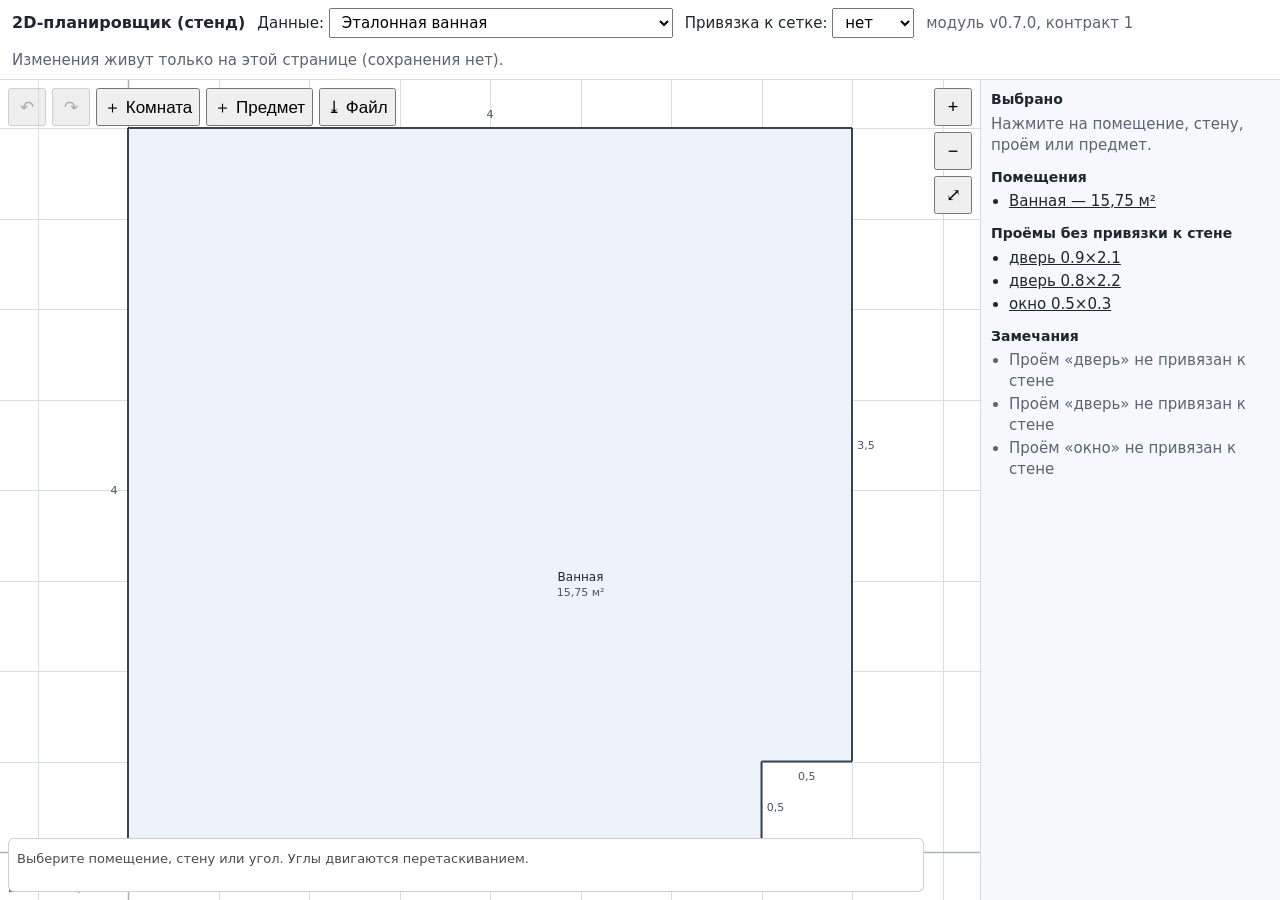
<file: planner.html>
<!DOCTYPE html>
<html lang="ru">
<head>
<meta charset="utf-8">
<meta name="viewport" content="width=device-width, initial-scale=1">
<title>2D-планировщик — стенд</title>
<style>
:root{--bg:#fff;--fg:#1f2630;--mut:#5a6472;--line:#d5dae1;--card:#f6f8fb;--pl-bg:#fff}
@media (prefers-color-scheme:dark){:root{--bg:#14181e;--fg:#e6e9ee;--mut:#9aa4b2;--line:#2c333d;--card:#1b2027;--pl-bg:#14181e;--pl-grid:#262d36;--pl-axis:#3a4452;--pl-room:#1f2a3a;--pl-roomsel:#3a2323;--pl-wall:#c9d1db;--pl-text:#e6e9ee;--pl-dim:#9aa4b2;--pl-fix:#14181e;--pl-fixl:#9aa4b2}}
*{box-sizing:border-box}html,body{margin:0;height:100%}
body{background:var(--bg);color:var(--fg);font:15px/1.4 system-ui,sans-serif;display:flex;flex-direction:column}
header{padding:8px 12px;border-bottom:1px solid var(--line);display:flex;gap:12px;align-items:center;flex-wrap:wrap}
header h1{font-size:16px;margin:0}header select,header button{font:inherit;padding:4px 8px}
main{flex:1;display:flex;min-height:0}
#plan{flex:1;min-width:0;background:var(--pl-bg)}
aside{width:300px;border-left:1px solid var(--line);padding:10px;overflow:auto;background:var(--card)}
aside h2{font-size:14px;margin:12px 0 4px}aside h2:first-child{margin-top:0}
aside ul{margin:0;padding-left:18px}aside li{margin:2px 0}
aside button.lnk{background:none;border:0;padding:0;color:inherit;font:inherit;text-decoration:underline;cursor:pointer}
table{border-collapse:collapse;width:100%}td{padding:2px 4px;vertical-align:top;border-bottom:1px solid var(--line)}td:first-child{color:var(--mut)}
.lvl-error{color:#d33}.lvl-warn{color:#c77700}.lvl-info{color:var(--mut)}.mut{color:var(--mut)}
@media (max-width:700px){main{flex-direction:column}aside{width:100%;max-height:40%;border-left:0;border-top:1px solid var(--line)}}
</style>
</head>
<body>
<header><h1>2D-планировщик (стенд)</h1>
<label>Данные: <select id="data"><option value="bath">Эталонная ванная</option><option value="demo">Вымышленный пример (3 помещения)</option><option value="empty">Пусто</option></select></label>
<label>Привязка к сетке: <select id="grid"><option value="">нет</option><option value="0.01">1 см</option><option value="0.05">5 см</option><option value="0.1">10 см</option><option value="0.5">50 см</option></select></label>
<span class="mut" id="ver"></span><span class="mut">Изменения живут только на этой странице (сохранения нет).</span></header>
<main><div id="plan"></div>
<aside><h2>Выбрано</h2><div id="info" class="mut">Нажмите на помещение, стену, проём или предмет.</div>
<h2>Помещения</h2><ul id="rooms"></ul>
<h2>Проёмы без привязки к стене</h2><ul id="loose"></ul>
<h2>Замечания</h2><ul id="issues"></ul></aside></main>
<script src="js/core.js"></script><script src="js/geometry.js"></script><script src="js/model.js"></script><script src="js/seeds.js"></script><script src="js/planner.js"></script><script src="js/planner-ui.js"></script>
<script>
(function () {
  'use strict';
  var $ = function (id) { return document.getElementById(id); };
  // Вымышленные данные только для проверки отрисовки (не нормы и не реальный объект)
  function demo() {
    var W = function (id, len, turn, extra) { return Object.assign({id: id, len: len, turn: turn}, extra || {}); };
    return {
      walls: [W('a1', 4, 90, {name: 'A1', thickness: 0.2}), W('a2', 3, 90, {name: 'A2', thickness: 0.2}), W('a3', 4, 90, {name: 'A3', thickness: 0.2}), W('a4', 3, null, {name: 'A4', thickness: 0.2}),
        W('b1', 3, 90, {name: 'B1', thickness: 0.2}), W('b2', 3, 90, {name: 'B2'}), W('b3', 3, 90, {name: 'B3'}), W('b4', 3, null, {name: 'B4'}),
        W('c1', 4, 90, {name: 'C1'}), W('c2', 1.5, 90), W('c3', 2.5, -90), W('c4', 1.5, 90), W('c5', 1.5, 90), W('c6', 3, null)],
      rooms: [{id: 'rA', name: 'Комната A', height: 2.5, wallIds: ['a1', 'a2', 'a3', 'a4']}, {id: 'rB', name: 'Комната B', height: 2.5, wallIds: ['b1', 'b2', 'b3', 'b4'], pos: {x: 4.2, y: 0, rot: 0}},
        {id: 'rC', name: 'Г-образная', height: 2.5, wallIds: ['c1', 'c2', 'c3', 'c4', 'c5', 'c6'], pos: {x: 0, y: 4, rot: 0}}],
      openings: [{id: 'o1', wallId: 'a1', roomId: 'rA', kind: 'дверь', w: 0.9, h: 2.1, at: 0.5, swing: 'in'}, {id: 'o2', wallId: 'a3', roomId: 'rA', kind: 'окно', w: 1.2, h: 1.4, at: 1.4, sill: 0.9},
        {id: 'o3', wallId: null, roomId: 'rB', kind: 'дверь', w: 0.8, h: 2.0}],
      fixtures: [{id: 'f1', roomId: 'rA', kind: 'предмет', name: 'Бокс', x: 2, y: 1.5, rot: 30, w: 0.6, d: 0.4}, {id: 'f2', roomId: 'rB', kind: 'предмет', name: 'Размер не задан', x: 1.5, y: 1.5, rot: 0, w: null, d: null}]
    };
  }
  var sets = {bath: function () { return SM.seeds.bathroom().geometry; }, demo: demo, empty: function () { return {walls: [], openings: [], rooms: []}; }};
  var geometry = sets.bath(), h;
  function li(ul, text, cls, fn) { var e = document.createElement('li'); if (cls) e.className = cls; if (fn) { var b = document.createElement('button'); b.className = 'lnk'; b.textContent = text; b.onclick = fn; e.appendChild(b); } else e.textContent = text; ul.appendChild(e); }
  function showInfo(ids) {
    var box = $('info'); box.textContent = '';
    if (!ids.length) { box.className = 'mut'; box.textContent = 'Нажмите на помещение, стену, проём или предмет.'; return; }
    box.className = ''; var d = SM.planner.describe(geometry, ids[0]); if (!d && /^v:/.test(ids[0])) d = {title: 'Угол помещения', rows: [['Правка', 'перетащите или введите значения в панели на плане']]}; if (!d) return;
    var t = document.createElement('div'); t.textContent = d.title; t.style.fontWeight = '600'; box.appendChild(t);
    var tb = document.createElement('table'); d.rows.forEach(function (r) { var tr = tb.insertRow(); tr.insertCell().textContent = r[0]; tr.insertCell().textContent = r[1]; }); box.appendChild(tb);
    if (ids.length > 1) { var m = document.createElement('div'); m.className = 'mut'; m.textContent = 'и ещё выбрано: ' + (ids.length - 1); box.appendChild(m); }
  }
  function lists(issues) {
    var u = $('issues'); u.textContent = ''; if (!issues.length) li(u, 'нет', 'mut'); issues.forEach(function (x) { li(u, x.text, 'lvl-' + x.level); });
    var r = $('rooms'); r.textContent = ''; if (!geometry.rooms.length) li(r, 'нет', 'mut');
    geometry.rooms.forEach(function (room) { var m = SM.planner.measure(geometry).filter(function (x) { return x.id === room.id; })[0]; li(r, (room.name || room.id) + (m && m.floor !== null ? ' — ' + (Math.round(m.floor * 100) / 100).toString().replace('.', ',') + ' м²' : ''), '', function () { h.focus(room.id); h.select(room.id); showInfo([room.id]); }); });
    var l = $('loose'); l.textContent = ''; var loose = (geometry.openings || []).filter(function (o) { return !o.wallId; }); if (!loose.length) li(l, 'нет', 'mut');
    loose.forEach(function (o) { li(l, (o.kind || 'проём') + (o.w != null && o.h != null ? ' ' + o.w + '×' + o.h : ''), '', function () { h.select(o.id); showInfo([o.id]); }); });
  }
  function start() {
    $('plan').textContent = ''; $('ver').textContent = 'модуль v' + SM.planner.VERSION + ', контракт ' + SM.planner.CONTRACT; showInfo([]);
    h = SM.planner.mount($('plan'), {geometry: geometry, readOnly: false, grid: $('grid').value || null, onSelect: showInfo, onChange: function (g) { geometry = g; showInfo(h.selected()); }, onIssues: lists});
  }
  $('data').onchange = function () { geometry = sets[this.value](); start(); };
  $('grid').onchange = function () { h.setGrid(this.value || null); };
  start();
})();
</script>
</body>
</html>
</file>
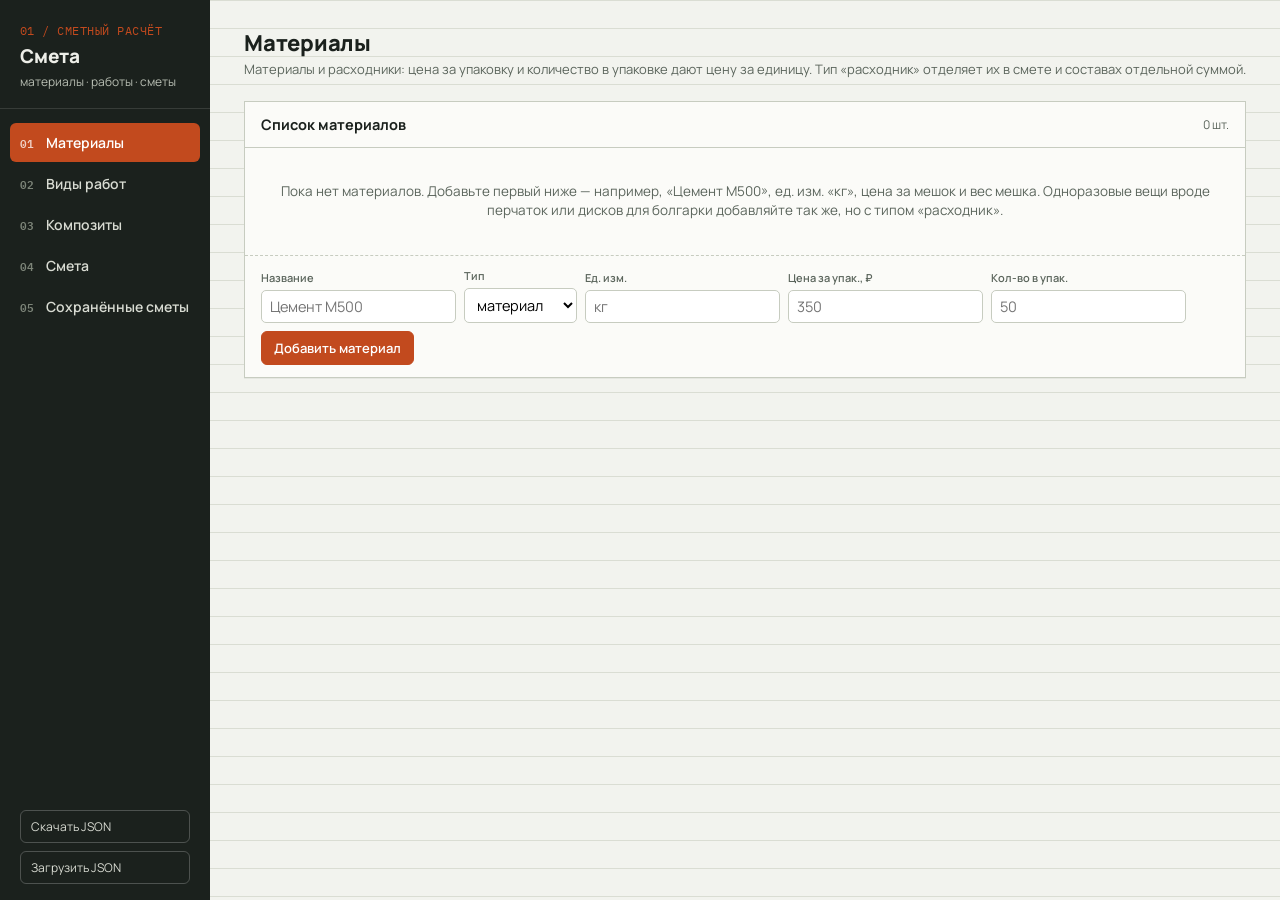
<file: smeta.html>
<!DOCTYPE html>
<html lang="ru">
<head>
<meta charset="UTF-8">
<meta name="viewport" content="width=device-width, initial-scale=1.0">
<title>Смета — материалы и расчёт стоимости</title>
<link rel="preconnect" href="https://fonts.googleapis.com">
<link href="https://fonts.googleapis.com/css2?family=Manrope:wght@400;500;600;700;800&family=IBM+Plex+Mono:wght@400;500;600&display=swap" rel="stylesheet">
<style>
  :root{
    --paper:#F2F3EE;
    --paper-line:#DADDD3;
    --ink:#1B211D;
    --ink-soft:#5B655C;
    --line:#C7CCC0;
    --rebar:#C24A1E;
    --rebar-dark:#9C3A16;
    --blue:#2C4C6B;
    --blue-soft:#DCE4EA;
    --green:#3E7A52;
    --green-soft:#DFEBE2;
    --red:#B23A2E;
    --card:#FBFBF8;
    --shadow:0 1px 0 rgba(27,33,29,0.06);
  }
  *{box-sizing:border-box;}
  html,body{height:100%;}
  body{
    margin:0;
    background:
      linear-gradient(var(--paper-line) 1px, transparent 1px) 0 0/100% 28px,
      var(--paper);
    color:var(--ink);
    font-family:'Manrope',sans-serif;
    font-size:14.5px;
    line-height:1.45;
  }
  .mono{font-family:'IBM Plex Mono',monospace;}
  button{font-family:inherit;cursor:pointer;}
  input,select{font-family:inherit;font-size:inherit;}

  /* ===== Shell ===== */
  .shell{display:flex;min-height:100%;}
  .rail{
    width:210px;flex:none;
    background:var(--ink);
    color:#EDEEE8;
    display:flex;flex-direction:column;
    padding:22px 0 16px;
  }
  .rail-brand{
    padding:0 20px 18px;
    border-bottom:1px solid rgba(255,255,255,0.12);
    margin-bottom:14px;
  }
  .rail-brand .mark{
    font-family:'IBM Plex Mono',monospace;
    font-size:12px;letter-spacing:.04em;color:var(--rebar);
  }
  .rail-brand h1{
    margin:4px 0 2px;font-size:19px;font-weight:800;letter-spacing:-.01em;
  }
  .rail-brand p{margin:0;font-size:12px;color:#B7BDB2;}
  .rail nav{display:flex;flex-direction:column;gap:2px;padding:0 10px;}
  .rail button.tab{
    display:flex;align-items:center;gap:10px;
    text-align:left;background:transparent;border:none;color:#D8DBD2;
    padding:10px 10px;border-radius:6px;font-size:14px;font-weight:600;
  }
  .rail button.tab .n{
    font-family:'IBM Plex Mono',monospace;font-size:11px;color:#7D8579;
    width:16px;
  }
  .rail button.tab:hover{background:rgba(255,255,255,0.06);}
  .rail button.tab.active{background:var(--rebar);color:#fff;}
  .rail button.tab.active .n{color:rgba(255,255,255,0.75);}
  .rail-foot{margin-top:auto;padding:14px 20px 0;display:flex;flex-direction:column;gap:8px;}
  .rail-foot button{
    background:transparent;border:1px solid rgba(255,255,255,0.22);color:#D8DBD2;
    font-size:12px;padding:7px 10px;border-radius:6px;text-align:left;
  }
  .rail-foot button:hover{border-color:rgba(255,255,255,0.5);}

  .main{flex:1;min-width:0;padding:28px 34px 60px;}
  .topline{display:flex;align-items:baseline;justify-content:space-between;margin-bottom:22px;gap:16px;flex-wrap:wrap;}
  .topline h2{margin:0;font-size:22px;font-weight:800;letter-spacing:-.01em;}
  .topline .hint{color:var(--ink-soft);font-size:13px;}

  .sheet{
    background:var(--card);
    border:1px solid var(--line);
    box-shadow:var(--shadow);
  }
  .sheet + .sheet{margin-top:18px;}
  .sheet-head{
    display:flex;align-items:center;justify-content:space-between;gap:12px;
    padding:12px 16px;border-bottom:1px solid var(--line);
  }
  .sheet-head h3{margin:0;font-size:14.5px;font-weight:700;}

  table{width:100%;border-collapse:collapse;}
  thead th{
    text-align:left;font-size:11.5px;font-weight:600;color:var(--ink-soft);
    padding:9px 12px;border-bottom:1px solid var(--line);white-space:nowrap;
  }
  tbody td{padding:8px 12px;border-bottom:1px solid #ECEEE7;font-size:13.5px;vertical-align:middle;}
  tbody tr:last-child td{border-bottom:none;}
  tbody tr:hover{background:#F6F6F1;}
  td.num, th.num{text-align:right;font-family:'IBM Plex Mono',monospace;}
  td.idx{font-family:'IBM Plex Mono',monospace;color:var(--ink-soft);font-size:12px;width:28px;}

  input.cell, select.cell{
    width:100%;border:1px solid transparent;background:transparent;
    padding:4px 6px;border-radius:4px;color:var(--ink);
  }
  input.cell:hover, select.cell:hover{border-color:var(--line);}
  input.cell:focus, select.cell:focus{outline:none;border-color:var(--blue);background:#fff;}
  input.cell.num{text-align:right;font-family:'IBM Plex Mono',monospace;}

  .btn{
    border:1px solid var(--line);background:#fff;color:var(--ink);
    padding:7px 12px;border-radius:6px;font-size:13px;font-weight:600;
  }
  .btn:hover{border-color:var(--ink-soft);}
  .btn.primary{background:var(--rebar);border-color:var(--rebar);color:#fff;}
  .btn.primary:hover{background:var(--rebar-dark);border-color:var(--rebar-dark);}
  .btn.ghost{background:transparent;border-color:transparent;color:var(--ink-soft);}
  .btn.ghost:hover{color:var(--ink);}
  .btn.small{padding:4px 9px;font-size:12px;border-radius:5px;}
  .btn.danger{color:var(--red);}
  .btn:disabled{opacity:.4;cursor:not-allowed;}

  .addrow{display:flex;gap:8px;padding:12px 16px;flex-wrap:wrap;align-items:flex-end;border-top:1px dashed var(--line);}
  .field{display:flex;flex-direction:column;gap:4px;}
  .field label{font-size:11px;color:var(--ink-soft);font-weight:600;}
  .field input, .field select{
    border:1px solid var(--line);border-radius:5px;padding:6px 8px;min-width:110px;background:#fff;
  }
  .field input.narrow{min-width:70px;}
  .field input:focus, .field select:focus{outline:none;border-color:var(--blue);}

  .empty{padding:34px 16px;text-align:center;color:var(--ink-soft);font-size:13.5px;}
  .empty b{color:var(--ink);}

  .composite-card{border:1px solid var(--line);background:var(--card);margin-bottom:16px;box-shadow:var(--shadow);}
  .composite-card .ch{display:flex;justify-content:space-between;align-items:center;padding:12px 16px;gap:12px;flex-wrap:wrap;border-bottom:1px solid var(--line);background:var(--blue-soft);}
  .composite-card .ch .name-block input{font-size:15px;font-weight:700;border:none;background:transparent;padding:2px 4px;border-radius:4px;color:var(--ink);}
  .composite-card .ch .name-block input:hover{background:rgba(255,255,255,0.5);}
  .composite-card .ch .name-block input:focus{outline:none;background:#fff;}
  .composite-card .ch .unit-row{font-size:11.5px;color:var(--blue);margin-top:2px;}
  .composite-card .totals{display:flex;gap:16px;font-size:12.5px;align-items:center;}
  .composite-card .totals .t{display:flex;flex-direction:column;align-items:flex-end;}
  .composite-card .totals .t span{color:var(--ink-soft);font-size:10.5px;}
  .composite-card .totals .t b{font-family:'IBM Plex Mono',monospace;font-size:14px;}
  .cyclic-warn{color:var(--red);font-size:11.5px;font-weight:700;}

  .pill{display:inline-block;font-size:10.5px;font-weight:700;padding:2px 7px;border-radius:20px;}
  .pill.mat{background:var(--paper-line);color:var(--ink-soft);}
  .pill.comp{background:var(--blue-soft);color:var(--blue);}
  .pill.work{background:#F1E6D8;color:#8A5A1C;}
  .pill.consumable{background:#E3E7DC;color:#4F6B4A;}

  .expand-toggle{background:transparent;border:none;color:var(--blue);font-size:12px;font-weight:600;padding:0;cursor:pointer;}
  .expand-toggle:hover{text-decoration:underline;}

  .totalsbar{display:flex;gap:24px;padding:14px 16px;background:#fff;border-top:1px solid var(--line);flex-wrap:wrap;}
  .totalsbar .t{display:flex;flex-direction:column;gap:2px;}
  .totalsbar .t span{font-size:11px;color:var(--ink-soft);font-weight:600;}
  .totalsbar .t b{font-family:'IBM Plex Mono',monospace;font-size:18px;}
  .totalsbar .t.grand b{color:var(--rebar);}

  .draft-name{display:flex;gap:10px;align-items:center;padding:14px 16px;border-bottom:1px solid var(--line);flex-wrap:wrap;}
  .draft-name input{flex:1;min-width:220px;border:1px solid var(--line);border-radius:6px;padding:8px 10px;font-size:15px;font-weight:700;background:#fff;}
  .draft-name input:focus{outline:none;border-color:var(--blue);}

  .saved-card{border:1px solid var(--line);background:var(--card);padding:14px 16px;margin-bottom:12px;display:flex;justify-content:space-between;align-items:center;gap:14px;flex-wrap:wrap;box-shadow:var(--shadow);}
  .saved-card .info h4{margin:0 0 4px;font-size:15px;font-weight:700;}
  .saved-card .info p{margin:0;font-size:12px;color:var(--ink-soft);}
  .saved-card .sum{text-align:right;}
  .saved-card .sum b{font-family:'IBM Plex Mono',monospace;font-size:17px;color:var(--rebar);}
  .saved-card .sum div{font-size:11px;color:var(--ink-soft);}
  .saved-actions{display:flex;gap:6px;}

  .breakdown{background:#F6F6F1;padding:10px 16px;}
  .breakdown table{background:#fff;border:1px solid var(--line);}

  .type-toggle{display:flex;border:1px solid var(--line);border-radius:6px;overflow:hidden;}
  .type-toggle button{border:none;background:#fff;padding:7px 12px;font-size:12.5px;font-weight:600;color:var(--ink-soft);}
  .type-toggle button.active{background:var(--ink);color:#fff;}

  select.cell option{color:var(--ink);}

  @media (max-width: 860px){
    .shell{flex-direction:column;}
    .rail{width:100%;flex-direction:row;align-items:center;padding:12px 14px;gap:14px;}
    .rail-brand{border:none;margin:0;padding:0;}
    .rail nav{flex-direction:row;overflow-x:auto;padding:0;}
    .rail-foot{margin:0 0 0 auto;flex-direction:row;padding:0;}
    .main{padding:20px 16px 60px;}
    .addrow{flex-direction:column;align-items:stretch;}
    .field input,.field select{min-width:0;width:100%;}
  }
  :focus-visible{outline:2px solid var(--blue);outline-offset:1px;}
</style>
</head>
<body>
<div class="shell">
  <div class="rail">
    <div class="rail-brand">
      <div class="mark">01 / СМЕТНЫЙ РАСЧЁТ</div>
      <h1>Смета</h1>
      <p>материалы · работы · сметы</p>
    </div>
    <nav id="nav"></nav>
    <div class="rail-foot">
      <button id="btnExport">Скачать JSON</button>
      <button id="btnImport">Загрузить JSON</button>
      <input type="file" id="fileImport" accept="application/json" style="display:none">
    </div>
  </div>
  <div class="main" id="main"></div>
</div>

<script>
/* ======================= STATE ======================= */
let state = {
  materials: [],
  works: [],
  composites: [],
  estimates: [],
  draft: { id:null, name:'', rows:[] }
};
let currentTab = 'materials';
const STORAGE_KEY = 'stroysmeta:data';

const uid = () => Math.random().toString(36).slice(2,10) + Date.now().toString(36).slice(-4);

/* ======================= PERSISTENCE ======================= */
let saveTimer = null;
function scheduleSave(){
  clearTimeout(saveTimer);
  saveTimer = setTimeout(saveState, 400);
}
async function saveState(){
  try{
    await window.storage.set(STORAGE_KEY, JSON.stringify(state), false);
  }catch(e){ console.error('Ошибка сохранения', e); }
}
async function loadState(){
  try{
    const res = await window.storage.get(STORAGE_KEY, false);
    if(res && res.value){
      const parsed = JSON.parse(res.value);
      state = Object.assign({materials:[],works:[],composites:[],estimates:[],draft:{id:null,name:'',rows:[]}}, parsed);
      state.works = state.works || [];
    }
  }catch(e){ /* нет сохранённых данных — начинаем с пустого */ }
  render();
}

/* ======================= DATA HELPERS ======================= */
function getMaterial(id){ return state.materials.find(m=>m.id===id); }
function getWork(id){ return state.works.find(w=>w.id===id); }
function getComposite(id){ return state.composites.find(c=>c.id===id); }
function getItem(type,id){
  if(type==='material') return getMaterial(id);
  if(type==='work') return getWork(id);
  return getComposite(id);
}
function itemUnit(type,item){
  if(!item) return '';
  return type==='composite' ? item.outputUnit : item.unit;
}
const TYPE_LABEL = {material:'материал', consumable:'расходник', work:'работа', composite:'композит'};
// класс и подпись «пилюли» для компонента/позиции с учётом категории материала
function pillInfo(refType, item){
  if(refType==='material' && item && item.category==='consumable') return {cls:'consumable', label:'расходник'};
  if(refType==='material') return {cls:'mat', label:'материал'};
  if(refType==='work') return {cls:'work', label:'работа'};
  return {cls:'comp', label:'композит'};
}

function unitPrice(material){
  const q = Number(material.packageQty);
  const p = Number(material.price);
  if(!q || q<=0) return 0;
  return p/q;
}
function emptyCost(cyclic){ return {mat:0, consumable:0, labor:0, cyclic:!!cyclic}; }

// рекурсивная стоимость на 1 ед. результата: {mat, consumable, labor, cyclic}
function computeCost(type, id, visiting){
  visiting = visiting || new Set();
  if(type==='material'){
    const m = getMaterial(id);
    if(!m) return emptyCost();
    const up = unitPrice(m);
    return m.category==='consumable' ? {mat:0, consumable:up, labor:0, cyclic:false} : {mat:up, consumable:0, labor:0, cyclic:false};
  }
  if(type==='work'){
    const w = getWork(id);
    if(!w) return emptyCost();
    const key = 'w:'+id;
    if(visiting.has(key)) return emptyCost(true);
    const nextVisiting = new Set(visiting); nextVisiting.add(key);
    let mat=0, consumable=0, labor=Number(w.price)||0, cyclic=false;
    for(const comp of (w.components||[])){
      const sub = computeCost(comp.refType, comp.refId, nextVisiting);
      if(sub.cyclic) cyclic = true;
      mat += (Number(comp.rate)||0)*sub.mat;
      consumable += (Number(comp.rate)||0)*sub.consumable;
      labor += (Number(comp.rate)||0)*sub.labor;
    }
    return {mat, consumable, labor, cyclic};
  }
  const c = getComposite(id);
  if(!c) return emptyCost();
  const key = 'c:'+id;
  if(visiting.has(key)) return emptyCost(true);
  const nextVisiting = new Set(visiting); nextVisiting.add(key);
  // laborPrice — необязательная "прочая" работа сверх компонентов состава
  let mat=0, consumable=0, labor=Number(c.laborPrice)||0, cyclic=false;
  for(const comp of (c.components||[])){
    const sub = computeCost(comp.refType, comp.refId, nextVisiting);
    if(sub.cyclic) cyclic = true;
    mat += (Number(comp.rate)||0)*sub.mat;
    consumable += (Number(comp.rate)||0)*sub.consumable;
    labor += (Number(comp.rate)||0)*sub.labor;
  }
  return {mat, consumable, labor, cyclic};
}

// разложить позицию на материалы, расходники и работы (агрегировано) для qty единиц
function decompose(type, id, qty, acc, visiting){
  acc = acc || {materials:new Map(), consumables:new Map(), works:new Map()};
  visiting = visiting || new Set();
  if(type==='material'){
    const m = getMaterial(id);
    if(!m) return acc;
    const map = m.category==='consumable' ? acc.consumables : acc.materials;
    const entry = map.get(id) || {id:m.id, name:m.name, unit:m.unit, qty:0, unitPrice:unitPrice(m)};
    entry.qty += qty;
    map.set(id, entry);
    return acc;
  }
  if(type==='work'){
    const w = getWork(id);
    if(!w) return acc;
    const entry = acc.works.get(id) || {id:w.id, name:w.name, unit:w.unit, qty:0, unitPrice:Number(w.price)||0};
    entry.qty += qty;
    acc.works.set(id, entry);
    const key = 'w:'+id;
    if(visiting.has(key)) return acc;
    const nextVisiting = new Set(visiting); nextVisiting.add(key);
    for(const comp of (w.components||[])){
      decompose(comp.refType, comp.refId, (Number(comp.rate)||0)*qty, acc, nextVisiting);
    }
    return acc;
  }
  const c = getComposite(id);
  if(!c) return acc;
  const key = 'c:'+id;
  if(visiting.has(key)) return acc;
  const nextVisiting = new Set(visiting); nextVisiting.add(key);
  if(Number(c.laborPrice)){
    const key2 = 'extra:'+id;
    const entry = acc.works.get(key2) || {id:key2, name:`Прочие работы — «${c.name}»`, unit:c.outputUnit, qty:0, unitPrice:Number(c.laborPrice)||0};
    entry.qty += qty;
    acc.works.set(key2, entry);
  }
  for(const comp of (c.components||[])){
    decompose(comp.refType, comp.refId, (Number(comp.rate)||0)*qty, acc, nextVisiting);
  }
  return acc;
}

function fmt(n){
  if(!isFinite(n)) return '—';
  return n.toLocaleString('ru-RU', {minimumFractionDigits:2, maximumFractionDigits:2});
}
function esc(s){
  const d = document.createElement('div'); d.textContent = s==null?'':String(s); return d.innerHTML;
}

/* ======================= NAV / RENDER ROOT ======================= */
const TABS = [
  {id:'materials', label:'Материалы'},
  {id:'works', label:'Виды работ'},
  {id:'composites', label:'Композиты'},
  {id:'estimate', label:'Смета'},
  {id:'saved', label:'Сохранённые сметы'},
];

function renderNav(){
  const nav = document.getElementById('nav');
  nav.innerHTML = TABS.map((t,i)=>`
    <button class="tab ${currentTab===t.id?'active':''}" data-tab="${t.id}">
      <span class="n">${String(i+1).padStart(2,'0')}</span>${esc(t.label)}
    </button>`).join('');
  nav.querySelectorAll('button.tab').forEach(b=>{
    b.addEventListener('click', ()=>{ currentTab = b.dataset.tab; render(); });
  });
}

function render(){
  renderNav();
  const main = document.getElementById('main');
  if(currentTab==='materials') main.innerHTML = viewMaterials();
  else if(currentTab==='works') main.innerHTML = viewWorks();
  else if(currentTab==='composites') main.innerHTML = viewComposites();
  else if(currentTab==='estimate') main.innerHTML = viewEstimate();
  else if(currentTab==='saved') main.innerHTML = viewSaved();
  attachHandlers();
}

/* ======================= MATERIALS TAB ======================= */
function viewMaterials(){
  const rows = state.materials.map((m,i)=>`
    <tr data-id="${m.id}">
      <td class="idx">${i+1}</td>
      <td><input class="cell" data-act="mat-field" data-field="name" value="${esc(m.name)}" placeholder="Название"></td>
      <td>
        <select class="cell" data-act="mat-field" data-field="category">
          <option value="material" ${m.category!=='consumable'?'selected':''}>материал</option>
          <option value="consumable" ${m.category==='consumable'?'selected':''}>расходник</option>
        </select>
      </td>
      <td><input class="cell" style="max-width:90px" data-act="mat-field" data-field="unit" value="${esc(m.unit)}" placeholder="кг"></td>
      <td class="num"><input class="cell num" data-act="mat-field" data-field="price" type="number" step="0.01" value="${m.price}"></td>
      <td class="num"><input class="cell num" data-act="mat-field" data-field="packageQty" type="number" step="0.01" value="${m.packageQty}"></td>
      <td class="num mono">${fmt(unitPrice(m))} ₽</td>
      <td><button class="btn small ghost danger" data-act="del-mat" data-id="${m.id}">Удалить</button></td>
    </tr>
  `).join('');

  return `
  <div class="topline">
    <div><h2>Материалы</h2><div class="hint">Материалы и расходники: цена за упаковку и количество в упаковке дают цену за единицу. Тип «расходник» отделяет их в смете и составах отдельной суммой.</div></div>
  </div>
  <div class="sheet">
    <div class="sheet-head"><h3>Список материалов</h3><span class="hint" style="font-size:12px;color:var(--ink-soft)">${state.materials.length} шт.</span></div>
    ${state.materials.length? `
    <table>
      <thead><tr>
        <th style="width:28px"></th><th>Название</th><th>Тип</th><th>Ед. изм.</th>
        <th class="num">Цена за упак., ₽</th><th class="num">Кол-во в упак.</th>
        <th class="num">Цена за ед., ₽</th><th></th>
      </tr></thead>
      <tbody>${rows}</tbody>
    </table>` : `<div class="empty">Пока нет материалов. Добавьте первый ниже — например, «Цемент М500», ед. изм. «кг», цена за мешок и вес мешка. Одноразовые вещи вроде перчаток или дисков для болгарки добавляйте так же, но с типом «расходник».</div>`}
    <div class="addrow">
      <div class="field"><label>Название</label><input id="newMatName" placeholder="Цемент М500"></div>
      <div class="field"><label>Тип</label>
        <select id="newMatCategory">
          <option value="material">материал</option>
          <option value="consumable">расходник</option>
        </select>
      </div>
      <div class="field"><label>Ед. изм.</label><input id="newMatUnit" class="narrow" placeholder="кг"></div>
      <div class="field"><label>Цена за упак., ₽</label><input id="newMatPrice" class="narrow" type="number" step="0.01" placeholder="350"></div>
      <div class="field"><label>Кол-во в упак.</label><input id="newMatQty" class="narrow" type="number" step="0.01" placeholder="50"></div>
      <button class="btn primary" id="btnAddMat">Добавить материал</button>
    </div>
  </div>`;
}

/* ======================= WORKS TAB ======================= */
function viewWorks(){
  if(!state.works.length && !state.materials.length && !state.composites.length){
    return `
    <div class="topline"><div><h2>Виды работ</h2><div class="hint">Расценки на работу вместе с тем, что для неё требуется.</div></div></div>
    <div class="sheet"><div class="empty">Сначала добавьте хотя бы один материал — из них строится состав работы.</div></div>`;
  }

  const cards = state.works.map(w=>{
    const cost = computeCost('work', w.id);
    const compRows = (w.components||[]).map((comp,i)=>{
      const item = getItem(comp.refType, comp.refId);
      const iname = item ? item.name : '(удалено)';
      const iunit = itemUnit(comp.refType, item);
      const pill = pillInfo(comp.refType, item);
      const sub = item ? computeCost(comp.refType, comp.refId) : emptyCost();
      const lineSum = (Number(comp.rate)||0) * (sub.mat+sub.consumable+sub.labor);
      return `
      <tr>
        <td class="idx">${i+1}</td>
        <td><span class="pill ${pill.cls}">${pill.label}</span> ${esc(iname)}</td>
        <td class="num"><input class="cell num" style="max-width:90px" data-act="work-comp-rate" data-work="${w.id}" data-idx="${i}" type="number" step="0.0001" value="${comp.rate}"> <span class="hint" style="font-size:11px;color:var(--ink-soft)">${esc(iunit)}</span></td>
        <td class="num mono">${fmt(sub.mat+sub.consumable+sub.labor)} ₽</td>
        <td class="num mono">${fmt(lineSum)} ₽</td>
        <td><button class="btn small ghost danger" data-act="del-work-line" data-work="${w.id}" data-idx="${i}">✕</button></td>
      </tr>`;
    }).join('');

    return `
    <div class="composite-card" data-id="${w.id}">
      <div class="ch">
        <div class="name-block">
          <input data-act="work-field" data-work="${w.id}" data-field="name" value="${esc(w.name)}">
          <div class="unit-row">расценка на 1 <input class="cell" style="display:inline;width:70px;padding:1px 4px" data-act="work-field" data-work="${w.id}" data-field="unit" value="${esc(w.unit)}"></div>
        </div>
        <div class="totals">
          <div class="t"><span>материалы / ед.</span><b>${fmt(cost.mat)} ₽</b></div>
          <div class="t"><span>расходники / ед.</span><b>${fmt(cost.consumable)} ₽</b></div>
          <div class="t"><span>своя расценка / ед.</span><b class="mono"><input class="cell num" style="width:70px" data-act="work-field" data-work="${w.id}" data-field="price" type="number" step="0.01" value="${w.price||0}"></b></div>
          <div class="t"><span>итого / ед.</span><b>${fmt(cost.mat+cost.consumable+cost.labor)} ₽</b></div>
          ${cost.cyclic? '<span class="cyclic-warn">⚠ цикл в составе</span>':''}
          <button class="btn small ghost danger" data-act="del-work" data-id="${w.id}">Удалить</button>
        </div>
      </div>
      ${(w.components||[]).length? `
      <table>
        <thead><tr><th style="width:28px"></th><th>Компонент</th><th class="num">Расход на ед. работы</th><th class="num">Цена/ед.</th><th class="num">Сумма</th><th></th></tr></thead>
        <tbody>${compRows}</tbody>
      </table>` : `<div class="empty">Для этой работы пока не указаны материалы или расходники — при добавлении в смету посчитается только расценка.</div>`}
      <div class="addrow">
        <div class="field"><label>Материал, расходник или работа</label>
          <select class="cell" id="newWorkComp_${w.id}" style="min-width:220px">${itemOptions({excludeWorkId:w.id})}</select>
        </div>
        <div class="field"><label>Расход на 1 ${esc(w.unit)}</label><input class="narrow" id="newWorkCompRate_${w.id}" type="number" step="0.0001" placeholder="1"></div>
        <button class="btn small" data-act="add-work-line" data-work="${w.id}">Добавить в состав</button>
      </div>
    </div>`;
  }).join('');

  return `
  <div class="topline">
    <div><h2>Виды работ</h2><div class="hint">Расценка за единицу плюс список материалов, расходников и других работ, которые она за собой тянет.</div></div>
  </div>
  ${cards || `<div class="sheet"><div class="empty">Видов работ пока нет. Создайте первый ниже — например, «Штукатурка стен», расценка за «м2».</div></div>`}
  <div class="sheet">
    <div class="addrow">
      <div class="field"><label>Название работы</label><input id="newWorkName" placeholder="Штукатурка стен"></div>
      <div class="field"><label>Ед. изм.</label><input id="newWorkUnit" class="narrow" placeholder="м2"></div>
      <div class="field"><label>Расценка за ед., ₽</label><input id="newWorkPrice" class="narrow" type="number" step="0.01" placeholder="400"></div>
      <button class="btn primary" id="btnAddWork">Создать работу</button>
    </div>
  </div>`;
}

/* ======================= COMPOSITES TAB ======================= */
function itemOptions(opts){
  opts = opts || {};
  let html = '<option value="">— выбрать —</option>';
  const mats = state.materials.filter(m=>m.category!=='consumable');
  const cons = state.materials.filter(m=>m.category==='consumable');
  if(mats.length){
    html += `<optgroup label="Материалы">` + mats.map(m=>
      `<option value="material:${m.id}">${esc(m.name)} (${esc(m.unit)})</option>`).join('') + `</optgroup>`;
  }
  if(cons.length){
    html += `<optgroup label="Расходники">` + cons.map(m=>
      `<option value="material:${m.id}">${esc(m.name)} (${esc(m.unit)})</option>`).join('') + `</optgroup>`;
  }
  const works = state.works.filter(w=>w.id!==opts.excludeWorkId);
  if(works.length){
    html += `<optgroup label="Виды работ">` + works.map(w=>
      `<option value="work:${w.id}">${esc(w.name)} (${esc(w.unit)})</option>`).join('') + `</optgroup>`;
  }
  const comps = state.composites.filter(c=>c.id!==opts.excludeCompositeId);
  if(comps.length){
    html += `<optgroup label="Композиты">` + comps.map(c=>
      `<option value="composite:${c.id}">${esc(c.name)} (за ${esc(c.outputUnit)})</option>`).join('') + `</optgroup>`;
  }
  return html;
}

function viewComposites(){
  if(!state.composites.length && !state.materials.length){
    return `
    <div class="topline"><div><h2>Композиты</h2><div class="hint">Смеси и составы из материалов и других композитов.</div></div></div>
    <div class="sheet"><div class="empty">Сначала добавьте хотя бы один материал на вкладке «Материалы» — из них строятся композиты.</div></div>`;
  }

  const cards = state.composites.map(c=>{
    const cost = computeCost('composite', c.id);
    const compRows = (c.components||[]).map((comp,i)=>{
      const item = getItem(comp.refType, comp.refId);
      const iname = item ? item.name : '(удалено)';
      const iunit = itemUnit(comp.refType, item);
      const pill = pillInfo(comp.refType, item);
      const sub = item ? computeCost(comp.refType, comp.refId) : emptyCost();
      const lineSum = (Number(comp.rate)||0) * (sub.mat+sub.consumable+sub.labor);
      return `
      <tr>
        <td class="idx">${i+1}</td>
        <td>
          <span class="pill ${pill.cls}">${pill.label}</span>
          ${esc(iname)}
        </td>
        <td class="num"><input class="cell num" style="max-width:90px" data-act="comp-rate" data-comp="${c.id}" data-idx="${i}" type="number" step="0.0001" value="${comp.rate}"> <span class="hint" style="font-size:11px;color:var(--ink-soft)">${esc(iunit)}</span></td>
        <td class="num mono">${fmt(sub.mat+sub.consumable+sub.labor)} ₽</td>
        <td class="num mono">${fmt(lineSum)} ₽</td>
        <td><button class="btn small ghost danger" data-act="del-comp-line" data-comp="${c.id}" data-idx="${i}">✕</button></td>
      </tr>`;
    }).join('');

    return `
    <div class="composite-card" data-id="${c.id}">
      <div class="ch">
        <div class="name-block">
          <input data-act="comp-field" data-comp="${c.id}" data-field="name" value="${esc(c.name)}">
          <div class="unit-row">результат на 1 <input class="cell" style="display:inline;width:70px;padding:1px 4px" data-act="comp-field" data-comp="${c.id}" data-field="outputUnit" value="${esc(c.outputUnit)}"></div>
        </div>
        <div class="totals">
          <div class="t"><span>материалы / ед.</span><b>${fmt(cost.mat)} ₽</b></div>
          <div class="t"><span>расходники / ед.</span><b>${fmt(cost.consumable)} ₽</b></div>
          <div class="t"><span>работа (состав) / ед.</span><b>${fmt(cost.labor-(Number(c.laborPrice)||0))} ₽</b></div>
          <div class="t"><span>+ прочая работа / ед.</span><b class="mono"><input class="cell num" style="width:70px" data-act="comp-field" data-comp="${c.id}" data-field="laborPrice" type="number" step="0.01" value="${c.laborPrice||0}"></b></div>
          <div class="t"><span>итого / ед.</span><b>${fmt(cost.mat+cost.consumable+cost.labor)} ₽</b></div>
          ${cost.cyclic? '<span class="cyclic-warn">⚠ цикл в составе</span>':''}
          <button class="btn small ghost danger" data-act="del-comp" data-comp="${c.id}">Удалить</button>
        </div>
      </div>
      ${(c.components||[]).length? `
      <table>
        <thead><tr><th style="width:28px"></th><th>Компонент</th><th class="num">Расход на ед. вывода</th><th class="num">Цена/ед.</th><th class="num">Сумма</th><th></th></tr></thead>
        <tbody>${compRows}</tbody>
      </table>` : `<div class="empty">В составе пока нет компонентов.</div>`}
      <div class="addrow">
        <div class="field"><label>Компонент</label>
          <select class="cell" id="newComp_${c.id}" style="min-width:220px">${itemOptions({excludeCompositeId:c.id})}</select>
        </div>
        <div class="field"><label>Расход на 1 ${esc(c.outputUnit)}</label><input class="narrow" id="newCompRate_${c.id}" type="number" step="0.0001" placeholder="1"></div>
        <button class="btn small" data-act="add-comp-line" data-comp="${c.id}">Добавить в состав</button>
      </div>
    </div>`;
  }).join('');

  return `
  <div class="topline">
    <div><h2>Композиты</h2><div class="hint">Составы из материалов и других композитов, с расходом на единицу результата.</div></div>
  </div>
  ${cards || `<div class="sheet"><div class="empty">Композитов пока нет. Создайте первый ниже — например, «Штукатурка стен», результат за «м2».</div></div>`}
  <div class="sheet">
    <div class="addrow">
      <div class="field"><label>Название композита</label><input id="newCompName" placeholder="Штукатурка стен"></div>
      <div class="field"><label>Ед. изм. результата</label><input id="newCompUnit" class="narrow" placeholder="м2"></div>
      <button class="btn primary" id="btnAddComp">Создать композит</button>
    </div>
  </div>`;
}

/* ======================= ESTIMATE (DRAFT) TAB ======================= */
function rowCost(row){
  if(row.kind==='catalog'){
    const c = computeCost(row.refType, row.refId);
    const qty = Number(row.qty)||0;
    return {mat: qty*c.mat, consumable: qty*c.consumable, labor: qty*c.labor, cyclic:c.cyclic};
  }
  const qty = Number(row.qty)||0;
  const price = Number(row.unitPrice)||0;
  const bucket = row.category === 'consumable' ? 'consumable' : (row.category === 'labor' ? 'labor' : 'mat');
  const out = {mat:0, consumable:0, labor:0, cyclic:false};
  out[bucket] = qty*price;
  return out;
}

const CUSTOM_CATEGORY_LABEL = {material:'материал', consumable:'расходник', labor:'работа'};

function viewEstimate(){
  const rows = state.draft.rows || [];
  const expanded = state._expandedRows || new Set();
  let sumMat=0, sumCons=0, sumLabor=0;
  const rowsHtml = rows.map((r,i)=>{
    const c = rowCost(r);
    sumMat += c.mat; sumCons += c.consumable; sumLabor += c.labor;
    let name, unit, unitPriceShown, pillClass, pillLabel;
    const canExpand = r.kind==='catalog' && (r.refType==='composite' || r.refType==='work');
    if(r.kind==='catalog'){
      const item = getItem(r.refType, r.refId);
      name = item ? item.name : '(удалено)';
      unit = itemUnit(r.refType, item);
      const uc = item ? computeCost(r.refType,r.refId) : emptyCost();
      unitPriceShown = uc.mat+uc.consumable+uc.labor;
      const pill = pillInfo(r.refType, item);
      pillClass = pill.cls; pillLabel = pill.label;
    } else {
      name = r.name; unit = r.unit;
      unitPriceShown = Number(r.unitPrice)||0;
      pillClass = r.category==='consumable'?'consumable':(r.category==='labor'?'work':'mat');
      pillLabel = 'своя: ' + (CUSTOM_CATEGORY_LABEL[r.category]||'материал');
    }
    const isOpen = expanded.has(i);
    let breakdownHtml = '';
    if(canExpand && isOpen){
      const parts = decompose(r.refType, r.refId, Number(r.qty)||0);
      const matLines = Array.from(parts.materials.values());
      const consLines = Array.from(parts.consumables.values());
      const workLines = Array.from(parts.works.values());
      const lineRow = (l)=>`<tr><td>${esc(l.name)}</td><td>${esc(l.unit)}</td><td class="num mono">${fmt(l.qty)}</td><td class="num mono">${fmt(l.unitPrice)} ₽</td><td class="num mono">${fmt(l.qty*l.unitPrice)} ₽</td></tr>`;
      const block = (title, lines) => lines.length ? `<table style="margin-bottom:8px">
            <thead><tr><th>${title}</th><th>Ед.</th><th class="num">Кол-во</th><th class="num">Цена/ед.</th><th class="num">Сумма</th></tr></thead>
            <tbody>${lines.map(lineRow).join('')}</tbody>
          </table>` : '';
      breakdownHtml = `
      <tr><td></td><td colspan="9" style="padding:0">
        <div class="breakdown">
          ${block('Материал', matLines)}${block('Расходник', consLines)}${block('Работа', workLines)}
          ${!matLines.length && !consLines.length && !workLines.length ? `<span class="hint">Состав пуст.</span>` : ''}
        </div>
      </td></tr>`;
    }
    return `
    <tr data-idx="${i}">
      <td class="idx">${i+1}</td>
      <td>
        <span class="pill ${pillClass}">${esc(pillLabel)}</span>
        ${esc(name)}
        ${c.cyclic?'<span class="cyclic-warn"> ⚠ цикл</span>':''}
        ${canExpand? `<div><button class="expand-toggle" data-act="toggle-breakdown" data-idx="${i}">${isOpen?'▾ скрыть состав':'▸ показать состав'}</button></div>`:''}
      </td>
      <td>${esc(unit)}</td>
      <td class="num"><input class="cell num" style="max-width:90px" data-act="row-qty" data-idx="${i}" type="number" step="0.0001" value="${r.qty}"></td>
      <td class="num mono">${fmt(unitPriceShown)} ₽</td>
      <td class="num mono">${fmt(c.mat)} ₽</td>
      <td class="num mono">${fmt(c.consumable)} ₽</td>
      <td class="num mono">${fmt(c.labor)} ₽</td>
      <td class="num mono"><b>${fmt(c.mat+c.consumable+c.labor)} ₽</b></td>
      <td><button class="btn small ghost danger" data-act="del-row" data-idx="${i}">✕</button></td>
    </tr>${breakdownHtml}`;
  }).join('');

  return `
  <div class="topline">
    <div><h2>Смета</h2><div class="hint">Добавляйте виды работ — материалы и расходники под них считаются сами. Материалы, расходники и композиты можно добавлять и отдельно.</div></div>
    <button class="btn ghost" id="btnNewDraft">Начать новую смету</button>
  </div>
  <div class="sheet">
    <div class="draft-name">
      <input id="draftName" placeholder="Название сметы, например «Отделка кв. 42, комн. 1»" value="${esc(state.draft.name||'')}">
      <button class="btn primary" id="btnSaveDraft">Сохранить смету</button>
    </div>
    ${rows.length? `
    <table>
      <thead><tr>
        <th style="width:28px"></th><th>Позиция</th><th>Ед.</th><th class="num">Кол-во</th>
        <th class="num">Цена/ед.</th><th class="num">Материалы</th><th class="num">Расходники</th><th class="num">Работа</th><th class="num">Сумма</th><th></th>
      </tr></thead>
      <tbody>${rowsHtml}</tbody>
    </table>
    <div class="totalsbar">
      <div class="t"><span>Материалы</span><b>${fmt(sumMat)} ₽</b></div>
      <div class="t"><span>Расходники</span><b>${fmt(sumCons)} ₽</b></div>
      <div class="t"><span>Работа</span><b>${fmt(sumLabor)} ₽</b></div>
      <div class="t grand"><span>Итого</span><b>${fmt(sumMat+sumCons+sumLabor)} ₽</b></div>
    </div>
    ` : `<div class="empty">В смете пока нет позиций. Добавьте их ниже — по одной за раз.</div>`}
  </div>

  <div class="sheet">
    <div class="sheet-head"><h3>Добавить позицию</h3>
      <div class="type-toggle">
        <button data-rowtype="catalog" class="${state._addKind!=='custom'?'active':''}">из списка</button>
        <button data-rowtype="custom" class="${state._addKind==='custom'?'active':''}">своя позиция</button>
      </div>
    </div>
    ${state._addKind==='custom' ? `
    <div class="addrow">
      <div class="field"><label>Название</label><input id="customName" placeholder="Доставка"></div>
      <div class="field"><label>Тип</label>
        <select id="customCategory">
          <option value="material">материал</option>
          <option value="consumable">расходник</option>
          <option value="labor">работа</option>
        </select>
      </div>
      <div class="field"><label>Ед. изм.</label><input id="customUnit" class="narrow" placeholder="усл."></div>
      <div class="field"><label>Кол-во</label><input id="customQty" class="narrow" type="number" step="0.0001" placeholder="1"></div>
      <div class="field"><label>Цена/ед., ₽</label><input id="customPrice" class="narrow" type="number" step="0.01" placeholder="0"></div>
      <button class="btn primary" id="btnAddCustomRow">Добавить</button>
    </div>` : `
    <div class="addrow">
      <div class="field"><label>Материал, расходник, работа или композит</label>
        <select class="cell" id="pickItem" style="min-width:260px">${itemOptions()}</select>
      </div>
      <div class="field"><label>Объём</label><input id="pickQty" class="narrow" type="number" step="0.0001" placeholder="1"></div>
      <button class="btn primary" id="btnAddCatalogRow">Добавить в смету</button>
    </div>`}
  </div>`;
}

/* ======================= SAVED ESTIMATES TAB ======================= */
function viewSaved(){
  if(!state.estimates.length){
    return `
    <div class="topline"><div><h2>Сохранённые сметы</h2><div class="hint">Здесь появятся сметы после сохранения.</div></div></div>
    <div class="sheet"><div class="empty">Пока нет сохранённых смет. Перейдите на вкладку «Смета», соберите позиции и нажмите «Сохранить смету».</div></div>`;
  }
  const cards = state.estimates.slice().reverse().map(e=>{
    let sumMat=0,sumCons=0,sumLabor=0;
    (e.rows||[]).forEach(r=>{ const c=rowCost(r); sumMat+=c.mat; sumCons+=c.consumable; sumLabor+=c.labor; });
    const date = new Date(e.savedAt);
    return `
    <div class="saved-card" data-id="${e.id}">
      <div class="info">
        <h4>${esc(e.name||'Без названия')}</h4>
        <p>${(e.rows||[]).length} позиций · сохранено ${date.toLocaleDateString('ru-RU')} ${date.toLocaleTimeString('ru-RU',{hour:'2-digit',minute:'2-digit'})}</p>
      </div>
      <div class="sum">
        <b>${fmt(sumMat+sumCons+sumLabor)} ₽</b>
        <div>материалы ${fmt(sumMat)} ₽ · расходники ${fmt(sumCons)} ₽ · работа ${fmt(sumLabor)} ₽</div>
      </div>
      <div class="saved-actions">
        <button class="btn small" data-act="open-estimate" data-id="${e.id}">Открыть</button>
        <button class="btn small ghost" data-act="export-estimate" data-id="${e.id}">JSON</button>
        <button class="btn small ghost danger" data-act="del-estimate" data-id="${e.id}">Удалить</button>
      </div>
    </div>`;
  }).join('');
  return `
  <div class="topline"><div><h2>Сохранённые сметы</h2><div class="hint">${state.estimates.length} шт.</div></div></div>
  ${cards}`;
}

/* ======================= EVENT HANDLING ======================= */
function attachHandlers(){
  const main = document.getElementById('main');

  // ---- Materials ----
  const btnAddMat = document.getElementById('btnAddMat');
  if(btnAddMat) btnAddMat.addEventListener('click', ()=>{
    const name = document.getElementById('newMatName').value.trim();
    const category = document.getElementById('newMatCategory').value || 'material';
    const unit = document.getElementById('newMatUnit').value.trim() || 'шт';
    const price = Number(document.getElementById('newMatPrice').value)||0;
    const packageQty = Number(document.getElementById('newMatQty').value)||1;
    if(!name){ document.getElementById('newMatName').focus(); return; }
    state.materials.push({id:uid(), name, category, unit, price, packageQty});
    scheduleSave(); render();
  });

  main.querySelectorAll('[data-act="mat-field"]').forEach(el=>{
    el.addEventListener('change', ()=>{
      const tr = el.closest('tr'); const id = tr.dataset.id;
      const m = getMaterial(id); if(!m) return;
      const field = el.dataset.field;
      m[field] = (field==='price'||field==='packageQty') ? Number(el.value)||0 : el.value;
      scheduleSave(); render();
    });
  });
  main.querySelectorAll('[data-act="del-mat"]').forEach(el=>{
    el.addEventListener('click', ()=>{
      if(!confirm('Удалить материал? Он также будет считаться отсутствующим в композитах и сметах, где использовался.')) return;
      state.materials = state.materials.filter(m=>m.id!==el.dataset.id);
      scheduleSave(); render();
    });
  });

  // ---- Works ----
  const btnAddWork = document.getElementById('btnAddWork');
  if(btnAddWork) btnAddWork.addEventListener('click', ()=>{
    const name = document.getElementById('newWorkName').value.trim();
    const unit = document.getElementById('newWorkUnit').value.trim() || 'м2';
    const price = Number(document.getElementById('newWorkPrice').value)||0;
    if(!name){ document.getElementById('newWorkName').focus(); return; }
    state.works.push({id:uid(), name, unit, price, components:[]});
    scheduleSave(); render();
  });
  main.querySelectorAll('[data-act="work-field"]').forEach(el=>{
    el.addEventListener('change', ()=>{
      const w = getWork(el.dataset.work); if(!w) return;
      const field = el.dataset.field;
      w[field] = field==='price' ? (Number(el.value)||0) : el.value;
      scheduleSave(); render();
    });
  });
  main.querySelectorAll('[data-act="del-work"]').forEach(el=>{
    el.addEventListener('click', ()=>{
      if(!confirm('Удалить вид работы? Она также будет считаться отсутствующей там, где использовалась.')) return;
      state.works = state.works.filter(w=>w.id!==el.dataset.id);
      scheduleSave(); render();
    });
  });
  main.querySelectorAll('[data-act="add-work-line"]').forEach(el=>{
    el.addEventListener('click', ()=>{
      const workId = el.dataset.work;
      const sel = document.getElementById('newWorkComp_'+workId);
      const rateInput = document.getElementById('newWorkCompRate_'+workId);
      const val = sel.value; if(!val) return;
      const [refType, refId] = val.split(':');
      if(refType==='work' && refId===workId){ alert('Работа не может включать сама себя.'); return; }
      const rate = Number(rateInput.value)||0;
      const w = getWork(workId);
      w.components = w.components || [];
      w.components.push({refType, refId, rate});
      scheduleSave(); render();
    });
  });
  main.querySelectorAll('[data-act="work-comp-rate"]').forEach(el=>{
    el.addEventListener('change', ()=>{
      const w = getWork(el.dataset.work); if(!w) return;
      w.components[Number(el.dataset.idx)].rate = Number(el.value)||0;
      scheduleSave(); render();
    });
  });
  main.querySelectorAll('[data-act="del-work-line"]').forEach(el=>{
    el.addEventListener('click', ()=>{
      const w = getWork(el.dataset.work); if(!w) return;
      w.components.splice(Number(el.dataset.idx),1);
      scheduleSave(); render();
    });
  });

  // ---- Composites ----
  const btnAddComp = document.getElementById('btnAddComp');
  if(btnAddComp) btnAddComp.addEventListener('click', ()=>{
    const name = document.getElementById('newCompName').value.trim();
    const outputUnit = document.getElementById('newCompUnit').value.trim() || 'м2';
    if(!name){ document.getElementById('newCompName').focus(); return; }
    state.composites.push({id:uid(), name, outputUnit, laborPrice:0, components:[]});
    scheduleSave(); render();
  });
  main.querySelectorAll('[data-act="comp-field"]').forEach(el=>{
    el.addEventListener('change', ()=>{
      const id = el.dataset.comp; const c = getComposite(id); if(!c) return;
      const field = el.dataset.field;
      c[field] = field==='laborPrice' ? (Number(el.value)||0) : el.value;
      scheduleSave(); render();
    });
  });
  main.querySelectorAll('[data-act="del-comp"]').forEach(el=>{
    el.addEventListener('click', ()=>{
      if(!confirm('Удалить композит?')) return;
      state.composites = state.composites.filter(c=>c.id!==el.dataset.comp);
      scheduleSave(); render();
    });
  });
  main.querySelectorAll('[data-act="add-comp-line"]').forEach(el=>{
    el.addEventListener('click', ()=>{
      const compId = el.dataset.comp;
      const sel = document.getElementById('newComp_'+compId);
      const rateInput = document.getElementById('newCompRate_'+compId);
      const val = sel.value; if(!val) return;
      const [refType, refId] = val.split(':');
      const rate = Number(rateInput.value)||0;
      if(refType==='composite' && refId===compId){ alert('Композит не может включать сам себя.'); return; }
      const c = getComposite(compId);
      c.components = c.components || [];
      c.components.push({refType, refId, rate});
      scheduleSave(); render();
    });
  });
  main.querySelectorAll('[data-act="comp-rate"]').forEach(el=>{
    el.addEventListener('change', ()=>{
      const c = getComposite(el.dataset.comp); if(!c) return;
      c.components[Number(el.dataset.idx)].rate = Number(el.value)||0;
      scheduleSave(); render();
    });
  });
  main.querySelectorAll('[data-act="del-comp-line"]').forEach(el=>{
    el.addEventListener('click', ()=>{
      const c = getComposite(el.dataset.comp); if(!c) return;
      c.components.splice(Number(el.dataset.idx),1);
      scheduleSave(); render();
    });
  });

  // ---- Estimate draft ----
  const btnNewDraft = document.getElementById('btnNewDraft');
  if(btnNewDraft) btnNewDraft.addEventListener('click', ()=>{
    if((state.draft.rows||[]).length && !confirm('Начать новую смету? Несохранённые изменения текущей будут потеряны.')) return;
    state.draft = {id:null, name:'', rows:[]};
    scheduleSave(); render();
  });
  const draftNameEl = document.getElementById('draftName');
  if(draftNameEl) draftNameEl.addEventListener('change', ()=>{
    state.draft.name = draftNameEl.value; scheduleSave();
  });
  const btnSaveDraft = document.getElementById('btnSaveDraft');
  if(btnSaveDraft) btnSaveDraft.addEventListener('click', ()=>{
    const name = (document.getElementById('draftName').value||'').trim();
    if(!name){ alert('Укажите название сметы перед сохранением.'); document.getElementById('draftName').focus(); return; }
    if(!(state.draft.rows||[]).length){ alert('Добавьте хотя бы одну позицию.'); return; }
    if(state.draft.id){
      const existing = state.estimates.find(e=>e.id===state.draft.id);
      if(existing){ existing.name=name; existing.rows=state.draft.rows; existing.savedAt=Date.now(); }
      else state.estimates.push({id:state.draft.id, name, rows:state.draft.rows, savedAt:Date.now()});
    } else {
      const id = uid();
      state.estimates.push({id, name, rows:state.draft.rows, savedAt:Date.now()});
      state.draft.id = id;
    }
    scheduleSave(); currentTab='saved'; render();
  });

  main.querySelectorAll('.type-toggle button').forEach(b=>{
    b.addEventListener('click', ()=>{ state._addKind = b.dataset.rowtype; render(); });
  });
  const btnAddCatalogRow = document.getElementById('btnAddCatalogRow');
  if(btnAddCatalogRow) btnAddCatalogRow.addEventListener('click', ()=>{
    const val = document.getElementById('pickItem').value;
    const qty = Number(document.getElementById('pickQty').value)||0;
    if(!val || qty<=0){ alert('Выберите позицию и укажите объём больше нуля.'); return; }
    const [refType, refId] = val.split(':');
    state.draft.rows = state.draft.rows || [];
    state.draft.rows.push({kind:'catalog', refType, refId, qty});
    scheduleSave(); render();
  });
  const btnAddCustomRow = document.getElementById('btnAddCustomRow');
  if(btnAddCustomRow) btnAddCustomRow.addEventListener('click', ()=>{
    const name = document.getElementById('customName').value.trim();
    const unit = document.getElementById('customUnit').value.trim()||'усл.';
    const qty = Number(document.getElementById('customQty').value)||0;
    const unitPriceV = Number(document.getElementById('customPrice').value)||0;
    const laborUnitPrice = Number(document.getElementById('customLabor').value)||0;
    if(!name || qty<=0){ alert('Укажите название и объём больше нуля.'); return; }
    state.draft.rows = state.draft.rows || [];
    state.draft.rows.push({kind:'custom', name, unit, qty, unitPrice:unitPriceV, laborUnitPrice});
    scheduleSave(); render();
  });
  main.querySelectorAll('[data-act="row-qty"]').forEach(el=>{
    el.addEventListener('change', ()=>{
      state.draft.rows[Number(el.dataset.idx)].qty = Number(el.value)||0;
      scheduleSave(); render();
    });
  });
  main.querySelectorAll('[data-act="del-row"]').forEach(el=>{
    el.addEventListener('click', ()=>{
      state.draft.rows.splice(Number(el.dataset.idx),1);
      state._expandedRows = null;
      scheduleSave(); render();
    });
  });
  main.querySelectorAll('[data-act="toggle-breakdown"]').forEach(el=>{
    el.addEventListener('click', ()=>{
      const idx = Number(el.dataset.idx);
      state._expandedRows = state._expandedRows || new Set();
      if(state._expandedRows.has(idx)) state._expandedRows.delete(idx);
      else state._expandedRows.add(idx);
      render();
    });
  });

  // ---- Saved estimates ----
  main.querySelectorAll('[data-act="open-estimate"]').forEach(el=>{
    el.addEventListener('click', ()=>{
      const e = state.estimates.find(x=>x.id===el.dataset.id); if(!e) return;
      state.draft = {id:e.id, name:e.name, rows: JSON.parse(JSON.stringify(e.rows))};
      currentTab='estimate'; render();
    });
  });
  main.querySelectorAll('[data-act="del-estimate"]').forEach(el=>{
    el.addEventListener('click', ()=>{
      if(!confirm('Удалить смету безвозвратно?')) return;
      state.estimates = state.estimates.filter(e=>e.id!==el.dataset.id);
      scheduleSave(); render();
    });
  });
  main.querySelectorAll('[data-act="export-estimate"]').forEach(el=>{
    el.addEventListener('click', ()=>{
      const e = state.estimates.find(x=>x.id===el.dataset.id); if(!e) return;
      downloadJSON(e, (e.name||'smeta').replace(/[^a-zа-я0-9_\- ]/gi,'') + '.json');
    });
  });
}

/* ======================= EXPORT / IMPORT ======================= */
function downloadJSON(obj, filename){
  const blob = new Blob([JSON.stringify(obj, null, 2)], {type:'application/json'});
  const url = URL.createObjectURL(blob);
  const a = document.createElement('a');
  a.href = url; a.download = filename;
  document.body.appendChild(a); a.click(); a.remove();
  URL.revokeObjectURL(url);
}

document.getElementById('btnExport').addEventListener('click', ()=>{
  const payload = {
    materials: state.materials,
    works: state.works,
    composites: state.composites,
    estimates: state.estimates,
    exportedAt: new Date().toISOString()
  };
  downloadJSON(payload, 'smeta-data.json');
});

document.getElementById('btnImport').addEventListener('click', ()=>{
  document.getElementById('fileImport').click();
});
document.getElementById('fileImport').addEventListener('change', (e)=>{
  const file = e.target.files[0]; if(!file) return;
  const reader = new FileReader();
  reader.onload = () => {
    try{
      const data = JSON.parse(reader.result);
      if(!data || !Array.isArray(data.materials)) throw new Error('bad format');
      if(!confirm('Заменить текущие данные содержимым файла? Действие необратимо.')) return;
      state.materials = data.materials || [];
      state.works = data.works || [];
      state.composites = data.composites || [];
      state.estimates = data.estimates || [];
      state.draft = {id:null, name:'', rows:[]};
      scheduleSave(); render();
    }catch(err){
      alert('Не удалось прочитать файл — проверьте, что это JSON, экспортированный этим приложением.');
    }
  };
  reader.readAsText(file);
  e.target.value = '';
});

/* ======================= INIT ======================= */
loadState();
</script>
</body>
</html>
</file>
